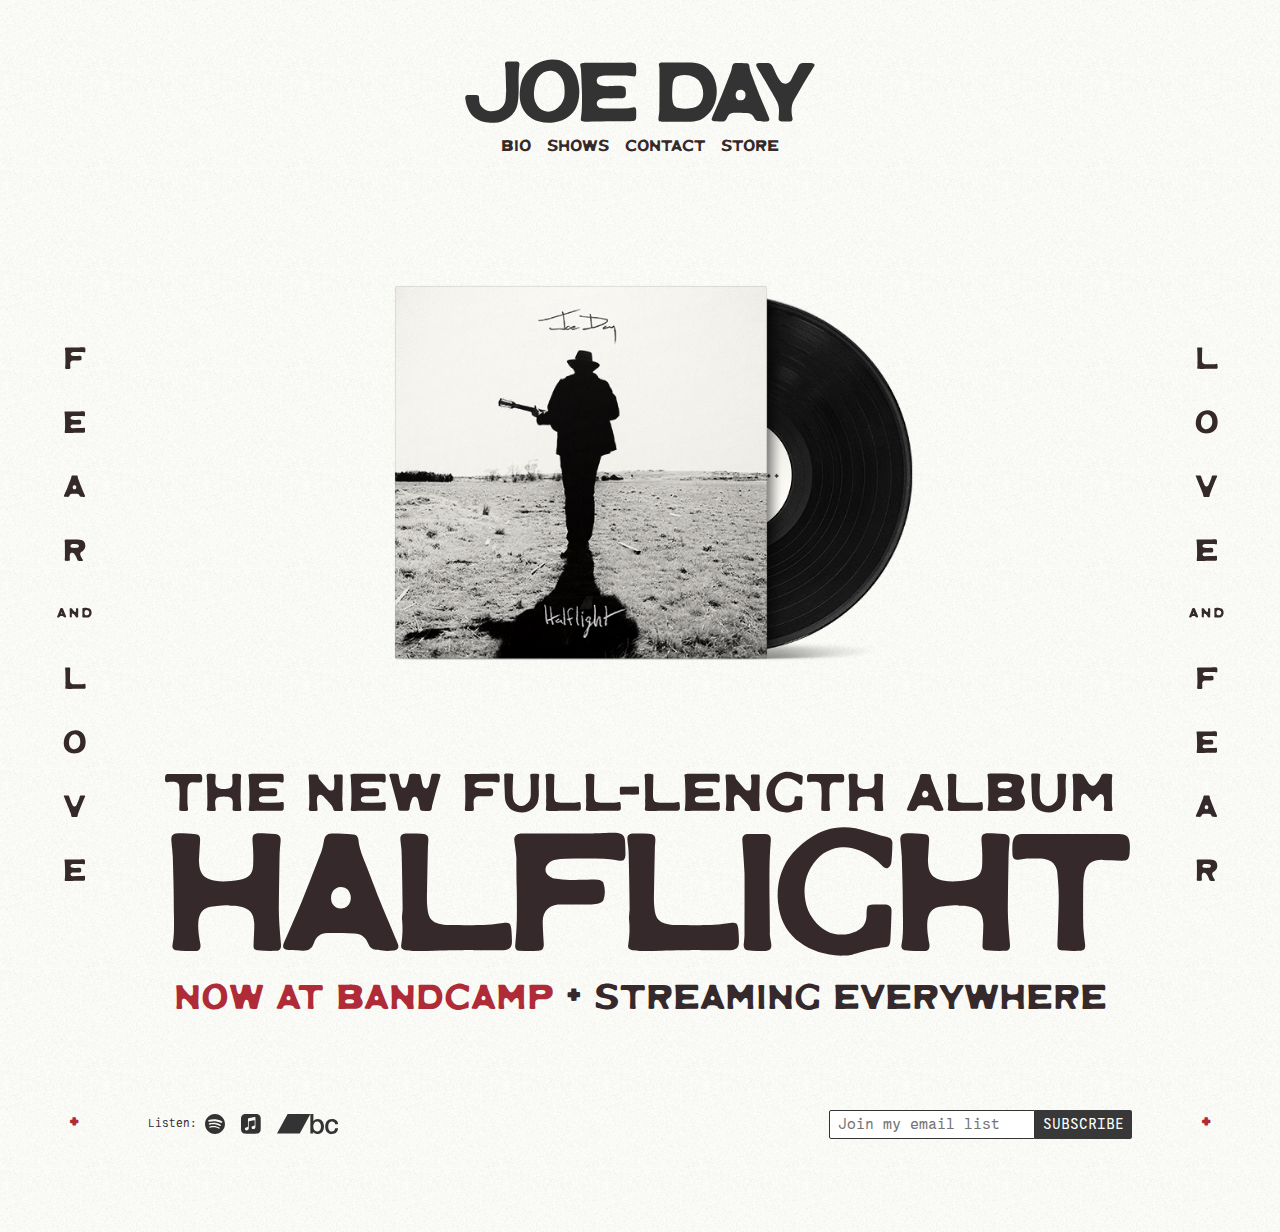
<file: index.html>
<!doctype html><html lang="en"><head><meta charset="utf-8"/><link rel="icon" href="/favicon.ico"/><link rel="apple-touch-icon" sizes="180x180" href="/apple-touch-icon.png"><link rel="icon" type="image/png" sizes="32x32" href="/favicon-32x32.png"><link rel="icon" type="image/png" sizes="16x16" href="/favicon-16x16.png"><link rel="manifest" href="/site.webmanifest"><meta name="viewport" content="width=device-width,height=device-height,initial-scale=1"/><meta name="theme-color" content="#000000"/><meta property="og:title" content="Get Halflight on Vinyl Today"/><meta property="og:description" content="Available now"/><meta property="og:image" content="/HalflightVinylMockup.jpg"/><meta property="og:url" content="https://joedaymusic.com"/><meta property="og:type" content="website"/><meta name="Joe Day Music" content="New album Halflight out now everywhere you stream music"/><link rel="apple-touch-icon" href="/logo192.png"/><link rel="manifest" href="/manifest.json"/><title>Joe Day Music</title><link href="/static/css/main.aafd82ff.chunk.css" rel="stylesheet"></head><body><noscript>You need to enable JavaScript to run this app.</noscript><div id="root"></div><script>!function(e){function r(r){for(var n,i,a=r[0],c=r[1],l=r[2],s=0,p=[];s<a.length;s++)i=a[s],Object.prototype.hasOwnProperty.call(o,i)&&o[i]&&p.push(o[i][0]),o[i]=0;for(n in c)Object.prototype.hasOwnProperty.call(c,n)&&(e[n]=c[n]);for(f&&f(r);p.length;)p.shift()();return u.push.apply(u,l||[]),t()}function t(){for(var e,r=0;r<u.length;r++){for(var t=u[r],n=!0,a=1;a<t.length;a++){var c=t[a];0!==o[c]&&(n=!1)}n&&(u.splice(r--,1),e=i(i.s=t[0]))}return e}var n={},o={1:0},u=[];function i(r){if(n[r])return n[r].exports;var t=n[r]={i:r,l:!1,exports:{}};return e[r].call(t.exports,t,t.exports,i),t.l=!0,t.exports}i.e=function(e){var r=[],t=o[e];if(0!==t)if(t)r.push(t[2]);else{var n=new Promise((function(r,n){t=o[e]=[r,n]}));r.push(t[2]=n);var u,a=document.createElement("script");a.charset="utf-8",a.timeout=120,i.nc&&a.setAttribute("nonce",i.nc),a.src=function(e){return i.p+"static/js/"+({}[e]||e)+"."+{3:"18629b3f"}[e]+".chunk.js"}(e);var c=new Error;u=function(r){a.onerror=a.onload=null,clearTimeout(l);var t=o[e];if(0!==t){if(t){var n=r&&("load"===r.type?"missing":r.type),u=r&&r.target&&r.target.src;c.message="Loading chunk "+e+" failed.\n("+n+": "+u+")",c.name="ChunkLoadError",c.type=n,c.request=u,t[1](c)}o[e]=void 0}};var l=setTimeout((function(){u({type:"timeout",target:a})}),12e4);a.onerror=a.onload=u,document.head.appendChild(a)}return Promise.all(r)},i.m=e,i.c=n,i.d=function(e,r,t){i.o(e,r)||Object.defineProperty(e,r,{enumerable:!0,get:t})},i.r=function(e){"undefined"!=typeof Symbol&&Symbol.toStringTag&&Object.defineProperty(e,Symbol.toStringTag,{value:"Module"}),Object.defineProperty(e,"__esModule",{value:!0})},i.t=function(e,r){if(1&r&&(e=i(e)),8&r)return e;if(4&r&&"object"==typeof e&&e&&e.__esModule)return e;var t=Object.create(null);if(i.r(t),Object.defineProperty(t,"default",{enumerable:!0,value:e}),2&r&&"string"!=typeof e)for(var n in e)i.d(t,n,function(r){return e[r]}.bind(null,n));return t},i.n=function(e){var r=e&&e.__esModule?function(){return e.default}:function(){return e};return i.d(r,"a",r),r},i.o=function(e,r){return Object.prototype.hasOwnProperty.call(e,r)},i.p="/",i.oe=function(e){throw console.error(e),e};var a=this.webpackJsonpjoedaymusic=this.webpackJsonpjoedaymusic||[],c=a.push.bind(a);a.push=r,a=a.slice();for(var l=0;l<a.length;l++)r(a[l]);var f=c;t()}([])</script><script src="/static/js/2.fceb1140.chunk.js"></script><script src="/static/js/main.edb4e697.chunk.js"></script></body></html>
</file>
<file: static/css/main.aafd82ff.chunk.css>
body,html{height:100%}body{margin:0;background-color:#333;font-family:"VCTR Mono","Courier","Courier New",Courier,monospace;-webkit-font-smoothing:antialiased;-moz-osx-font-smoothing:grayscale}#root{height:100%}code{font-family:source-code-pro,Menlo,Monaco,Consolas,"Courier New",monospace}@font-face{font-family:"Oaxaca";src:local("Oaxaca"),url(/static/media/Oaxaca.c7e6d112.eot),url(/static/media/Oaxaca.f63270e4.svg) format("svg"),url(/static/media/Oaxaca.2e3c5da6.woff) format("woff"),url(/static/media/Oaxaca.ff43adc2.woff2) format("woff2"),url(/static/media/Oaxaca.c7e6d112.eot?#iefix) format("embedded-opentype")}@font-face{font-family:"Mojave";src:local("Mojave"),url(/static/media/Mojave.374a1930.eot),url(/static/media/Mojave.40712bd8.svg) format("svg"),url(/static/media/Mojave.e47f7054.woff) format("woff"),url(/static/media/Mojave.e7b2c6ed.woff2) format("woff2"),url(/static/media/Mojave.374a1930.eot?#iefix) format("embedded-opentype")}@font-face{font-family:"Sonoma";src:local("Sonoma"),url(/static/media/Sonoma.c1d33930.eot),url(/static/media/Sonoma.c3b6caa3.svg) format("svg"),url(/static/media/Sonoma.3a3c6311.woff) format("woff"),url(/static/media/Sonoma.1a1abfdf.woff2) format("woff2"),url(/static/media/Sonoma.c1d33930.eot?#iefix) format("embedded-opentype")}@font-face{font-family:"VCTR Mono";src:local("VCTR Mono"),url(/static/media/VCTR-Mono-v0.10-Regular.cd730e3f.woff2) format("woff2");font-weight:400;font-style:normal}@font-face{font-family:"VCTR Mono";src:local("VCTR Mono"),url(/static/media/VCTR-Mono-v0.10-RegularItalic.bcb89bf5.woff2) format("woff2");font-weight:400;font-style:italic}@font-face{font-family:"VCTR Mono";src:local("VCTR Mono"),url(/static/media/VCTR-Mono-v0.10-Light.1a1ff73c.woff2) format("woff2");font-weight:200;font-style:normal}@font-face{font-family:"VCTR Mono";src:local("VCTR Mono"),url(/static/media/VCTR-Mono-v0.10-Bold.836a002a.woff2) format("woff2");font-weight:600;font-style:normal}@font-face{font-family:"VCTR Mono";src:local("VCTR Mono"),url(/static/media/VCTR-Mono-v0.10-Black.bf24aa4d.woff2) format("woff2");font-weight:800;font-style:normal}.home-grid{margin:0;display:flex}.home-content{max-width:100%}.responsive-image{max-width:100%;height:auto}.headline-img{margin-top:24px}a{color:#af2b38;text-decoration:none}a:hover{text-decoration:underline}.description{font-size:29px;letter-spacing:-1.25px;margin:10px 0 0 10px}.headline-blocks{font-family:"Oaxaca";margin:36px 0 0;line-height:.9}.headline-blocks p{margin:0;text-align:center}.headline-block-1{font-size:13vw;letter-spacing:-1vw}.headline-block-2{font-size:4.3vw;padding-bottom:4px}.headline-block-3{font-size:13.6vw;letter-spacing:-1vw}.headline-block-4{font-size:2.8vw;line-height:1}@media only screen and (min-width:1440px){.headline-block-1{font-size:161px;letter-spacing:-8px}.headline-block-2{font-size:51px}.headline-block-3{font-size:155px;letter-spacing:-8px}.headline-block-4{font-size:35px;line-height:unset;letter-spacing:-1px}}.show-row{letter-spacing:-1px;display:flex;flex-direction:column;align-items:baseline;font-size:16px;padding:6px 0}.city-state:before,.playing-with:before{display:none}.city-state,.date{text-transform:uppercase}.date{font-weight:600}.playing-with,.tiny{max-width:32ch;overflow:hidden;white-space:nowrap}.tiny{margin-right:3px}.basic-show-info{display:flex;flex-direction:column;justify-content:flex-start}@media only screen and (min-width:768px){.show-row{justify-content:space-between;align-items:baseline;font-size:16px;padding:6px 0}.basic-show-info,.show-row{display:flex;flex-direction:row}.basic-show-info{justify-content:flex-start;margin-right:32px}.city-state:before,.playing-with:before{color:var(--color-accent);font-family:"Oaxaca";content:"*";padding:0 18px;position:relative;top:8px;display:unset}}@media only screen and (min-width:1200px){.show-row{font-size:20px}.city-state:before,.playing-with:before{top:10px}}.shows-grid{display:grid;grid-template-columns:repeat(6,1fr);grid-template-rows:auto 1fr auto;grid-template-areas:"title title title title title title" "copy   copy  copy  copy  copy  copy" "creds creds creds creds creds creds"}.shows{grid-area:copy}.upcoming-shows-list{list-style-type:none;margin:32px 0;padding:0}.booking{text-align:center;justify-content:center;margin:128px 0}.email-link{text-transform:lowercase}.booking-copy{font-size:var(--text-size-main);text-transform:uppercase}.divider{font-family:"Oaxaca";font-size:24px}.past-shows-list{list-style-type:none;margin:12px 0;padding:0}.bio-grid{display:grid;grid-template-columns:repeat(6,1fr);grid-template-rows:auto 1fr auto;grid-template-areas:"title  title title title title title" "copy copy  copy  copy  copy  copy" "creds  creds creds creds creds creds";grid-gap:6px}.article-title{letter-spacing:-1px}.article-body{grid-area:copy}.img-l{float:left}.img-l,.img-r{margin:12px 0;max-width:100%;height:auto}.img-r{float:right}.img-container{max-height:269px;display:block}@media only screen and (min-width:768px){.img-container{max-height:184px}.img-l{margin:24px 24px 24px calc(-25% + -4px);float:left}.img-r{margin:24px calc(-25% + -4px) 24px 24px;float:right}.bio-grid{grid-template-columns:repeat(6,1fr);grid-template-rows:auto 1fr auto;grid-template-areas:"title-l  title title title title title-r" "gutter-l copy  copy  copy  copy  gutter-r" "creds    creds creds creds creds creds"}}@media only screen and (min-width:1024px){.img-container{max-height:269px}}.email-form,.email-form-group{font-family:"VCTR Mono";display:flex;flex-direction:column}.email-form-group input,.email-form button{font-family:"VCTR Mono";font-size:24px;padding:8px 12px 4px}.email-form button{text-transform:uppercase;letter-spacing:-1px;background:#383838;color:#fff;border-radius:3px;border:0;margin:24px 0 0;cursor:pointer}.email-form-label{margin:12px 0 0}.simple-email-form{display:flex;flex-direction:row;position:relative}.simple-email-form input{-webkit-appearance:none;font-family:"VCTR Mono";font-size:16px;padding:5px 8px 3px;border:1px solid #333;border-top-right-radius:0;border-bottom-right-radius:0;border-top-left-radius:2px;border-bottom-left-radius:2px}.simple-email-form input:focus{outline:none;border:2px solid #333;border-top-right-radius:0;border-bottom-right-radius:0;border-top-left-radius:2px;border-bottom-left-radius:2px}.simple-email-form button{font-family:"VCTR Mono";font-size:16px;text-transform:uppercase;padding:5px 8px 3px;background:#383838;color:#fff;border-top-right-radius:2px;border-bottom-right-radius:2px;border-top-left-radius:0;border-bottom-left-radius:0;border:0;cursor:pointer}.simple-email-form .msg-alert{position:absolute;color:#333;top:32px;left:6px}.simple-email-form .msg-alert p{margin:0;color:var(--color-accent)!important;font-size:var(--text-size-small);text-transform:uppercase}.contact-grid{display:grid;grid-template-columns:repeat(6,1fr);grid-template-rows:auto 1fr auto;grid-template-areas:"title title title title title title" "copy  copy  copy  copy  copy  copy" "creds creds creds creds creds creds";grid-gap:6px}.article-title{grid-area:title}.section{grid-area:copy;margin-bottom:64px;line-height:1.2}.other-emails{margin-top:64px}.other-emails .contact-info,.other-emails p{margin:0}@media only screen and (min-width:768px){.contact-grid{grid-template-columns:repeat(6,1fr);grid-template-rows:auto 1fr auto;grid-template-areas:"title-l  title title title title title-r" "gutter-l copy  copy  copy  copy  gutter-r" "creds    creds creds creds creds creds"}}html{--color-primary-black:#35292b;--color-primary-white:#fffffa;--color-true-white:#fff;--color-accent:#af2b38;--text-size-title:36px;--text-size-title-sm:24px;--text-size-main:18px;--text-size-small:12px;--font-family-primary:"Oajaca";--font-family-secondary:"Mojave"}h1{font-size:24px;font-size:var(--text-size-title-sm);font-weight:400;margin:0}.subheading,h1,h2{text-transform:uppercase}.subheading,h2{font-size:var(--text-size-title-main);font-weight:600;margin-top:24px}.body-copy{font-family:"VCTR Mono";font-weight:400;letter-spacing:unset;line-height:1.333;font-size:18px;font-size:var(--text-size-main)}.tiny{font-size:12px;font-size:var(--text-size-small)}@media only screen and (min-width:1440px){h1{font-size:36px;font-size:var(--text-size-title)}.body-copy{font-size:18px;font-size:var(--text-size-main)}}.small{font-size:12px;margin-top:32px}.button{font-family:"Oaxaca"}.App{color:var(--color-primary-black);display:flex;justify-content:center}.app-shell{background:url([data-uri]) 0 0 repeat;background-size:100px;display:grid;grid-template-columns:42px 1fr 42px;grid-template-rows:148px 1fr 148px;grid-template-areas:"header header header" "side-l content side-r" "footer-l footer footer-r";grid-column-gap:0;-webkit-column-gap:0;column-gap:0;width:100%;max-width:1440px;min-height:100vh;margin:0}.site-header{grid-area:header;font-size:12px;display:flex;flex-direction:column;align-items:center;justify-content:center}.site-logo img{height:56px}.site-logo a{color:var(--color-primary-black);text-decoration:none}.site-logo a:hover{text-decoration:none}.site-nav{font-family:"Oaxaca";font-size:12px;margin:12px 0 0}.site-nav a{text-decoration:none;color:var(--color-primary-black);padding:0 8px}.site-nav a:hover{text-decoration:underline}.site-nav .active{color:var(--color-accent)}.site-nav .active:before{content:"+ "}.site-nav .active:after{content:" +"}.site-nav .active:after:hover,.site-nav .active:before:hover{text-decoration:none}.sidebar-l{grid-area:side-l}.sidebar-l,.sidebar-r{display:flex;align-items:center;justify-content:center}.sidebar-r{grid-area:side-r}.sidebar-l img,.sidebar-r img{width:27%}.site-content{grid-area:content}.site-footer{grid-area:footer;flex-direction:column;font-size:10px;justify-content:space-evenly}.site-footer,.streaming-links{display:flex;align-items:center}.streaming-links{font-size:12px}.streaming-icon{height:16px;display:flex;align-items:center;justify-content:center;margin:0 8px;color:var(--color-primary-black)}.streaming-icon img{height:16px}.footer-l{grid-area:footer-l}.footer-l,.footer-r{font-family:"Oaxaca";font-size:24px;color:var(--color-accent);display:flex;align-items:center;justify-content:center}.footer-r{grid-area:footer-r}@media only screen and (min-width:768px){.app-shell{grid-template-columns:98px 1fr 98px;grid-template-rows:212px auto 215px}.site-logo img{height:64px}.site-nav{font-size:16px}.sidebar-l img,.sidebar-r img{width:unset}.site-footer{grid-area:footer;display:flex;flex-direction:row;font-size:10px;justify-content:space-between;align-items:center}.streaming-icon img{height:20px}}@media only screen and (min-width:1024px){.app-shell{grid-template-columns:148px 1fr 148px;grid-template-rows:212px auto 215px}}@media only screen and (min-width:1440px){.app-shell{grid-template-columns:270px 1fr 270px;grid-template-rows:300px auto 215px}.site-logo img{height:96px}.site-nav{font-size:18px;margin:34px 0 0}.streaming-icon img{height:unset}.site-content{min-width:900px}}
/*# sourceMappingURL=main.aafd82ff.chunk.css.map */
</file>
